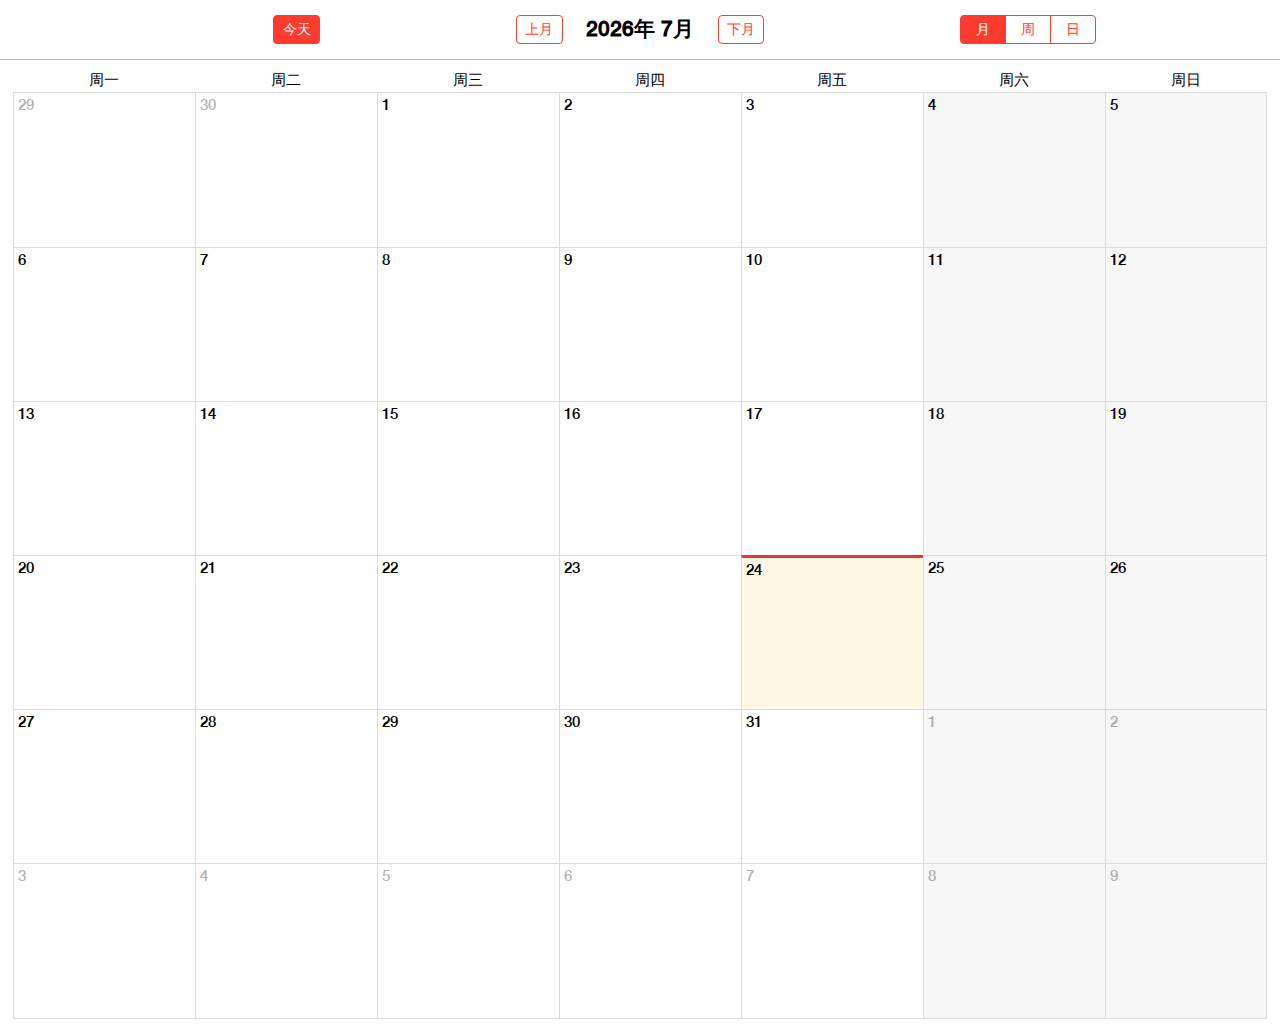
<file: index.html>
<html>
<head>
	<meta charset='utf-8' />
	<link href='/css/main.css' rel='stylesheet' />
	<link href='/css/fullcalendar.css' rel='stylesheet' />
	<link href='/css/fullcalendar.print.css' rel='stylesheet' media='print' />
	<link href='/css/chosen.css' rel='stylesheet' />
	<link href='/css/datepicker.css' rel='stylesheet' />
	<script src='/lib/moment.min.js'></script>
	<script src='/lib/jquery.min.js'></script>
	<script src='/lib/jquery-ui.custom.min.js'></script>
	<script src='/js/fullcalendar.js'></script>
	<script src='/js/zh-cn.js'></script>
	<script src="/js/datepicker.js"></script>
	<script src="/js/datepicker.zh-CN.js"></script>
	<script src="/js/chzn-chosen.js"></script>
	<script src="/js/editPanel.js"></script>
	<script>
		var currentLangCode = 'zh-cn';
		var currentDate = new Date();
			
		$(document).ready(function() {

			// build the language selector's options
			$.each($.fullCalendar.langs, function(langCode) {
				$('#lang-selector').append(
					$('<option/>')
						.attr('value', langCode)
						.prop('selected', langCode == currentLangCode)
						.text(langCode)
				);
			});

			// rerender the calendar when the selected option changes
			$('#lang-selector').on('change', function() {
				if (this.value) {
					currentLangCode = this.value;
					$('#calendar').fullCalendar('destroy');
					renderCalendar();
				}
			});

			function renderCalendar() {
				$('#calendar').fullCalendar({
					header: {
						left: 'today',
						center: 'prev title next',
						right: 'month,agendaWeek,agendaDay'
					},
					lang: currentLangCode,
					isRTL: false,
					selectable: true,
					selectHelper: true,
					weekNumbers: false,
					editable: true,
					firstDay: 1,
					dayClick: function(date, jsEvent, view){
						EventEditPanel({start: date}, jsEvent);
					},
					eventClick: function(calEvent, jsEvent, view){
						EventEditPanel(calEvent, jsEvent);
					},
					viewRender: function(view, element){
						if(view.name == "month"){
							$('#calendarList').remove();
							$('.fc-view').removeClass('fc-agendaDay');
							$('.fc-button.fc-button-prev').text('上月');
							$('.fc-button.fc-button-next').text('下月');
						}else if(view.name == 'agendaWeek'){
							$('#calendarList').remove();
							$('.fc-view').removeClass('fc-agendaDay');
							$('.fc-button.fc-button-prev').text('上周');
							$('.fc-button.fc-button-next').text('下周');
						}else if(view.name == 'agendaDay'){
							var currentSelDate = $('#calendar').fullCalendar('getDate');
							
							if($('#calendarList').length == 0){
								ShowSmallCanlendar(currentSelDate);
							}

							SetSmallCanlendarValue(currentSelDate);
							$('.fc-button.fc-button-prev').text('昨天');
							$('.fc-button.fc-button-next').text('明天');
						}
					},
					events: [
						{
							id: 1,
							title: 'All Day Event',
							people: 'Simon, Jingwen',
							position: 0,
							start: '2014-06-01'
						},
						{
							id: 2,
							title: 'Long Event',
							people: 'Simon, Cici',
							position: 0,
							start: '2014-06-07',
							end: '2014-06-10'
						},
						{
							id: 3,
							title: 'Repeating Event',
							people: 'Simon, Julian',
							position: 1,
							start: '2014-06-09T16:00:00',
							end: '2014-06-09T17:30:00'
						},
						{
							id: 4,
							title: 'Repeating Event',
							people: 'Julian, Cici, Android',
							position: 1,
							start: '2014-06-16T16:00:00'
						},
						{
							id: 5,
							title: 'Meeting',
							people: 'Victory, Android, Nacy, Bob',
							position: 1,
							start: '2014-06-12T10:30:00',
							end: '2014-06-12T12:30:00'
						},
						{
							id: 6,
							title: 'Lunch',
							people: 'Clear, Android, Chun, Juanjo, Stephen',
							position: 2,
							start: '2014-06-12T12:00:00'
						},
						{
							id: 7,
							title: 'Birthday Party',
							people: 'Breanty, Nacy, Juanjo',
							position: 2,
							start: '2014-06-13T07:00:00'
						},
						{
							id: 8,
							title: 'Click for Google',
							people: 'Bill Gates, Nacy, Mark',
							position: 2,
							url: 'http://google.com/',
							start: '2014-06-28'
						}
					]
				});
			}

			renderCalendar();
			
		});

		function ShowSmallCanlendar(defaultData){
			$('.fc-view').addClass('fc-agendaDay');
			var calendarLsit = $('.calendarList').clone();
			
			calendarLsit.attr('id','calendarList')
			.append('<div class="calendar-list-header">'
			+'<div class="currentDayDetail"><div class="cdt-day"></div>'
			+'<div class="cdt-date"></div></div>'
			+'<div class="smallCanlendar"></div><div class="clear"></div></div>')
			.append('<div class="calendar-list-content"></div>');
			
			calendarLsit.insertBefore('.fc-view');
			$('.smallCanlendar').fullCalendar({
				lang: currentLangCode,
				weekNumbers: false,
				firstDay: 1,
				header: false,
				dayClick: function(date, jsEvent, view){
					$('#calendar').fullCalendar('gotoDate',date);
					$('.smallCanlendar').fullCalendar('select', date);
				}
			});
		}
		
		function SetSmallCanlendarValue(currentSelDate){
			$('#calendarList').find('.cdt-day').text(currentSelDate.format('D'));
			$('#calendarList').find('.cdt-date').text(currentSelDate.format('YYYY年M月D日 星期dd'));
			$('.smallCanlendar').fullCalendar('select', currentSelDate, currentSelDate);
		}
		
		function EventEditPanel(curEvent, jsEvent){
			$('body').editPanel('destroy');
			
			var eventStartTime = curEvent.start ? curEvent.start.clone() : new Date();
			
			$('body').editPanel({
				id: curEvent.id,
				title: curEvent.title,
				position: curEvent.position,
				people: curEvent.people,
				start: eventStartTime,
				end: curEvent.end ? curEvent.end.clone() : eventStartTime.clone().add('hours', 1),
				jsEvent: jsEvent,
				submit: function(){
					
				}
			});
		}
		
	</script>
</head>
<body>
	<div id='calendar'></div>
	<div class='calendarList'>
	</div>
</body>
</html>
</file>
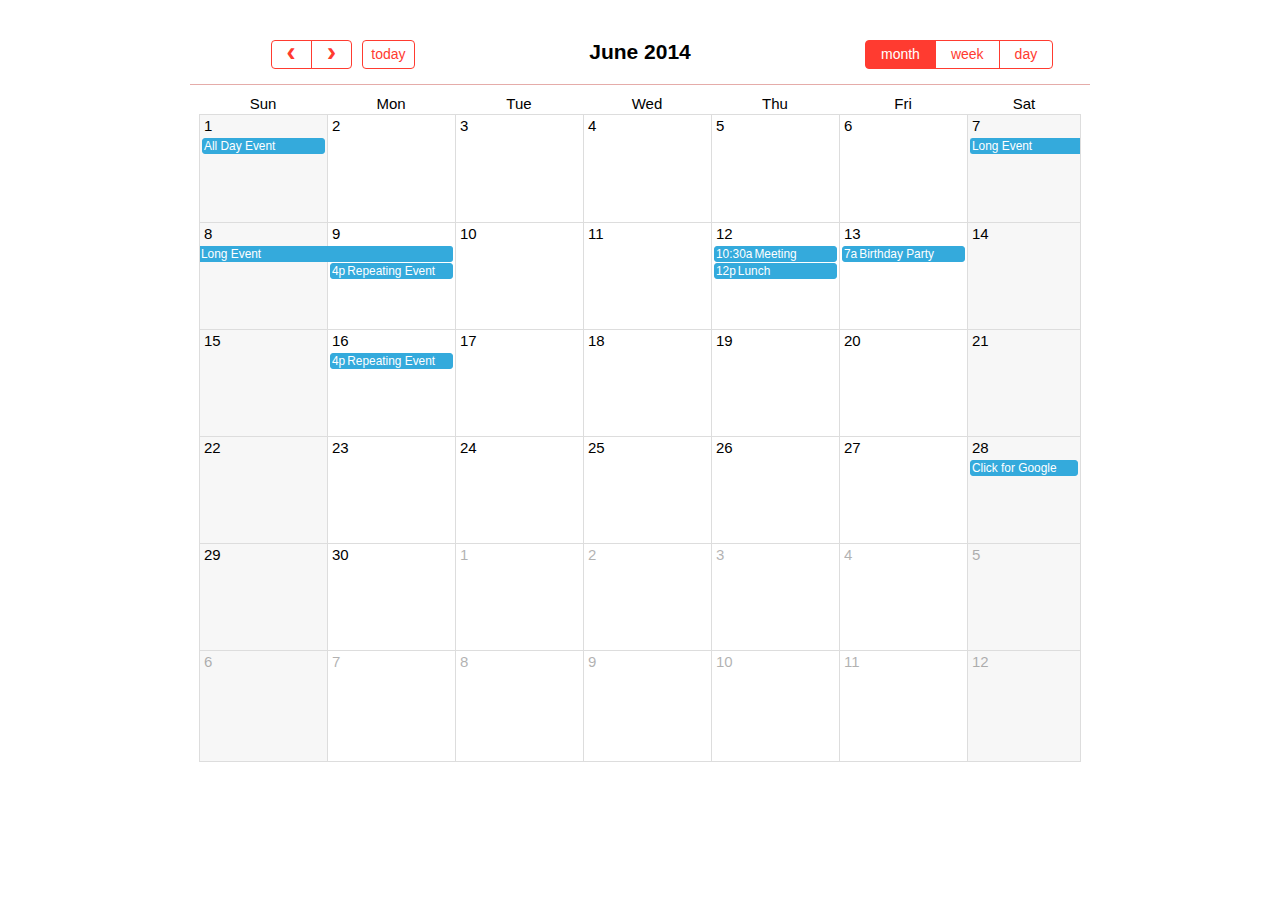
<file: agenda-views.html>
<!DOCTYPE html>
<html>
<head>
<meta charset='utf-8' />
<link href='../fullcalendar.css' rel='stylesheet' />
<link href='../fullcalendar.print.css' rel='stylesheet' media='print' />
<script src='../lib/moment.min.js'></script>
<script src='../lib/jquery.min.js'></script>
<script src='../lib/jquery-ui.custom.min.js'></script>
<script src='../fullcalendar.min.js'></script>
<script>

	$(document).ready(function() {
		
		$('#calendar').fullCalendar({
			header: {
				left: 'prev,next today',
				center: 'title',
				right: 'month,agendaWeek,agendaDay'
			},
			defaultDate: '2014-06-12',
			editable: true,
			events: [
				{
					title: 'All Day Event',
					start: '2014-06-01'
				},
				{
					title: 'Long Event',
					start: '2014-06-07',
					end: '2014-06-10'
				},
				{
					id: 999,
					title: 'Repeating Event',
					start: '2014-06-09T16:00:00'
				},
				{
					id: 999,
					title: 'Repeating Event',
					start: '2014-06-16T16:00:00'
				},
				{
					title: 'Meeting',
					start: '2014-06-12T10:30:00',
					end: '2014-06-12T12:30:00'
				},
				{
					title: 'Lunch',
					start: '2014-06-12T12:00:00'
				},
				{
					title: 'Birthday Party',
					start: '2014-06-13T07:00:00'
				},
				{
					title: 'Click for Google',
					url: 'http://google.com/',
					start: '2014-06-28'
				}
			]
		});
		
	});

</script>
<style>

	body {
		margin: 0;
		padding: 0;
		font-family: "Lucida Grande",Helvetica,Arial,Verdana,sans-serif;
		font-size: 14px;
	}

	#calendar {
		width: 900px;
		margin: 40px auto;
	}

</style>
</head>
<body>

	<div id='calendar'></div>

</body>
</html>
</file>
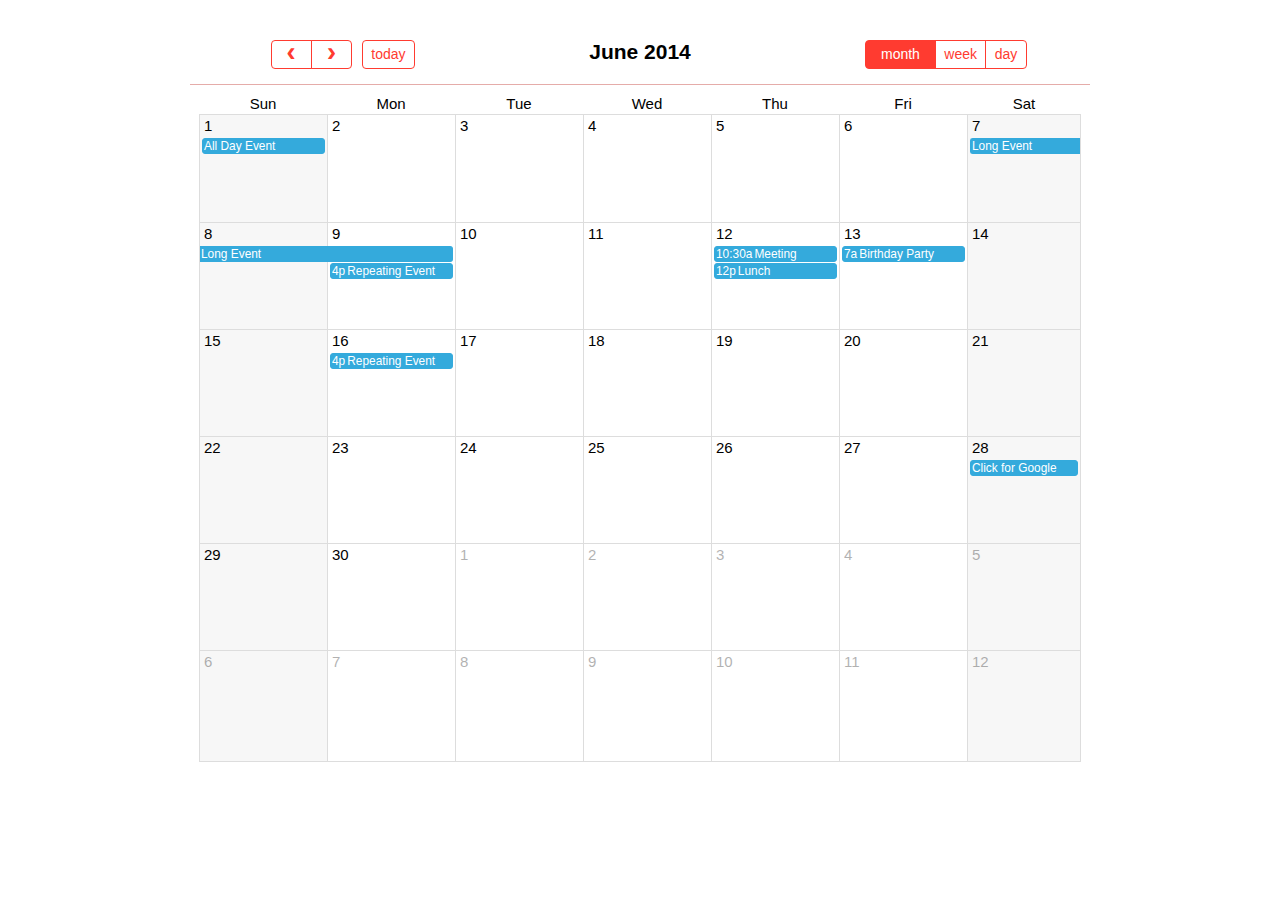
<file: basic-views.html>
<!DOCTYPE html>
<html>
<head>
<meta charset='utf-8' />
<link href='../fullcalendar.css' rel='stylesheet' />
<link href='../fullcalendar.print.css' rel='stylesheet' media='print' />
<script src='../lib/moment.min.js'></script>
<script src='../lib/jquery.min.js'></script>
<script src='../lib/jquery-ui.custom.min.js'></script>
<script src='../fullcalendar.min.js'></script>
<script>

	$(document).ready(function() {
		
		$('#calendar').fullCalendar({
			header: {
				left: 'prev,next today',
				center: 'title',
				right: 'month,basicWeek,basicDay'
			},
			defaultDate: '2014-06-12',
			editable: true,
			events: [
				{
					title: 'All Day Event',
					start: '2014-06-01'
				},
				{
					title: 'Long Event',
					start: '2014-06-07',
					end: '2014-06-10'
				},
				{
					id: 999,
					title: 'Repeating Event',
					start: '2014-06-09T16:00:00'
				},
				{
					id: 999,
					title: 'Repeating Event',
					start: '2014-06-16T16:00:00'
				},
				{
					title: 'Meeting',
					start: '2014-06-12T10:30:00',
					end: '2014-06-12T12:30:00'
				},
				{
					title: 'Lunch',
					start: '2014-06-12T12:00:00'
				},
				{
					title: 'Birthday Party',
					start: '2014-06-13T07:00:00'
				},
				{
					title: 'Click for Google',
					url: 'http://google.com/',
					start: '2014-06-28'
				}
			]
		});
		
	});

</script>
<style>

	body {
		margin: 0;
		padding: 0;
		font-family: "Lucida Grande",Helvetica,Arial,Verdana,sans-serif;
		font-size: 14px;
	}

	#calendar {
		width: 900px;
		margin: 40px auto;
	}

</style>
</head>
<body>

	<div id='calendar'></div>

</body>
</html>
</file>
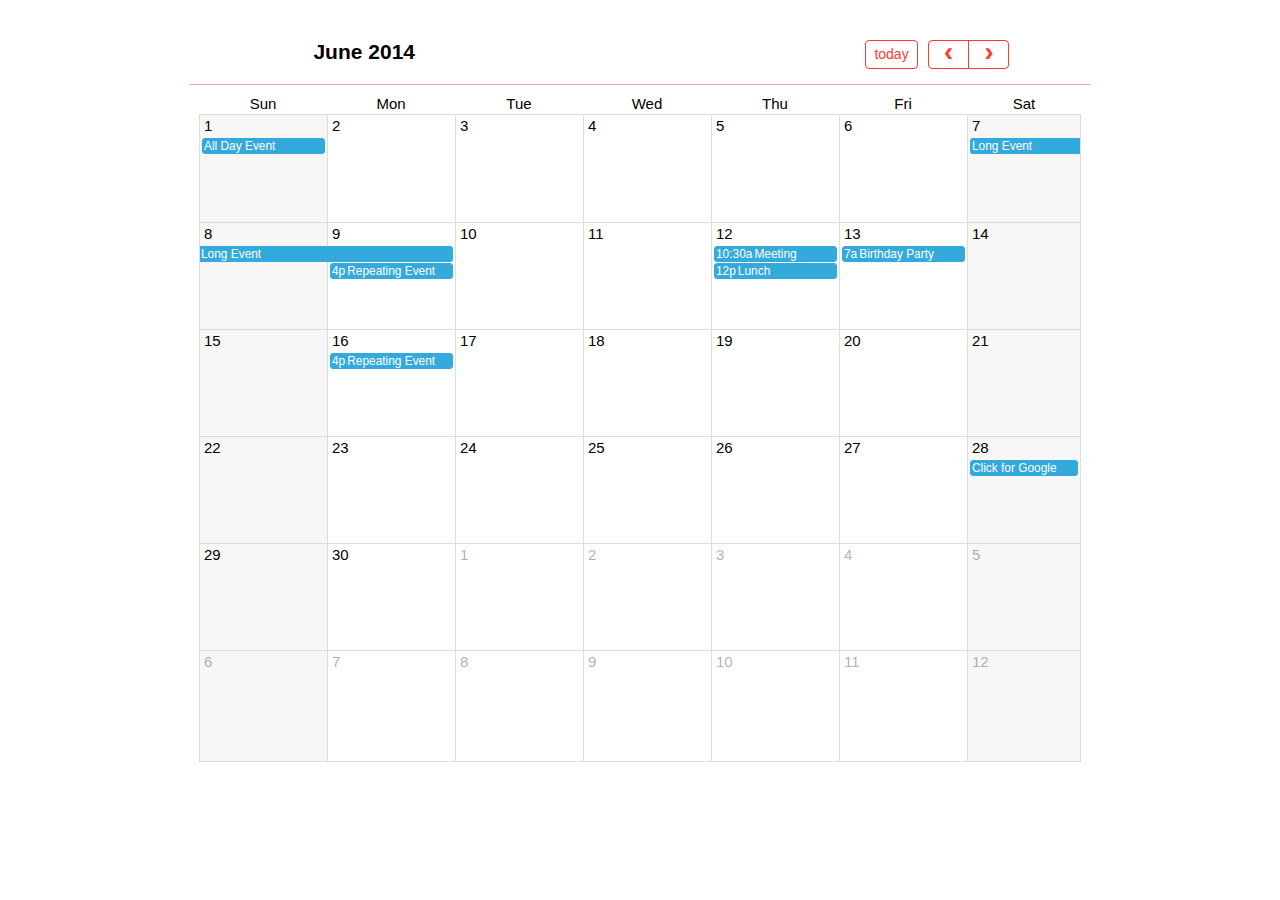
<file: default.html>
<!DOCTYPE html>
<html>
<head>
<meta charset='utf-8' />
<link href='../fullcalendar.css' rel='stylesheet' />
<link href='../fullcalendar.print.css' rel='stylesheet' media='print' />
<script src='../lib/moment.min.js'></script>
<script src='../lib/jquery.min.js'></script>
<script src='../lib/jquery-ui.custom.min.js'></script>
<script src='../fullcalendar.min.js'></script>
<script>

	$(document).ready(function() {

		$('#calendar').fullCalendar({
			defaultDate: '2014-06-12',
			editable: true,
			events: [
				{
					title: 'All Day Event',
					start: '2014-06-01'
				},
				{
					title: 'Long Event',
					start: '2014-06-07',
					end: '2014-06-10'
				},
				{
					id: 999,
					title: 'Repeating Event',
					start: '2014-06-09T16:00:00'
				},
				{
					id: 999,
					title: 'Repeating Event',
					start: '2014-06-16T16:00:00'
				},
				{
					title: 'Meeting',
					start: '2014-06-12T10:30:00',
					end: '2014-06-12T12:30:00'
				},
				{
					title: 'Lunch',
					start: '2014-06-12T12:00:00'
				},
				{
					title: 'Birthday Party',
					start: '2014-06-13T07:00:00'
				},
				{
					title: 'Click for Google',
					url: 'http://google.com/',
					start: '2014-06-28'
				}
			]
		});
		
	});

</script>
<style>

	body {
		margin: 0;
		padding: 0;
		font-family: "Lucida Grande",Helvetica,Arial,Verdana,sans-serif;
		font-size: 14px;
	}

	#calendar {
		width: 900px;
		margin: 40px auto;
	}

</style>
</head>
<body>

	<div id='calendar'></div>

</body>
</html>
</file>
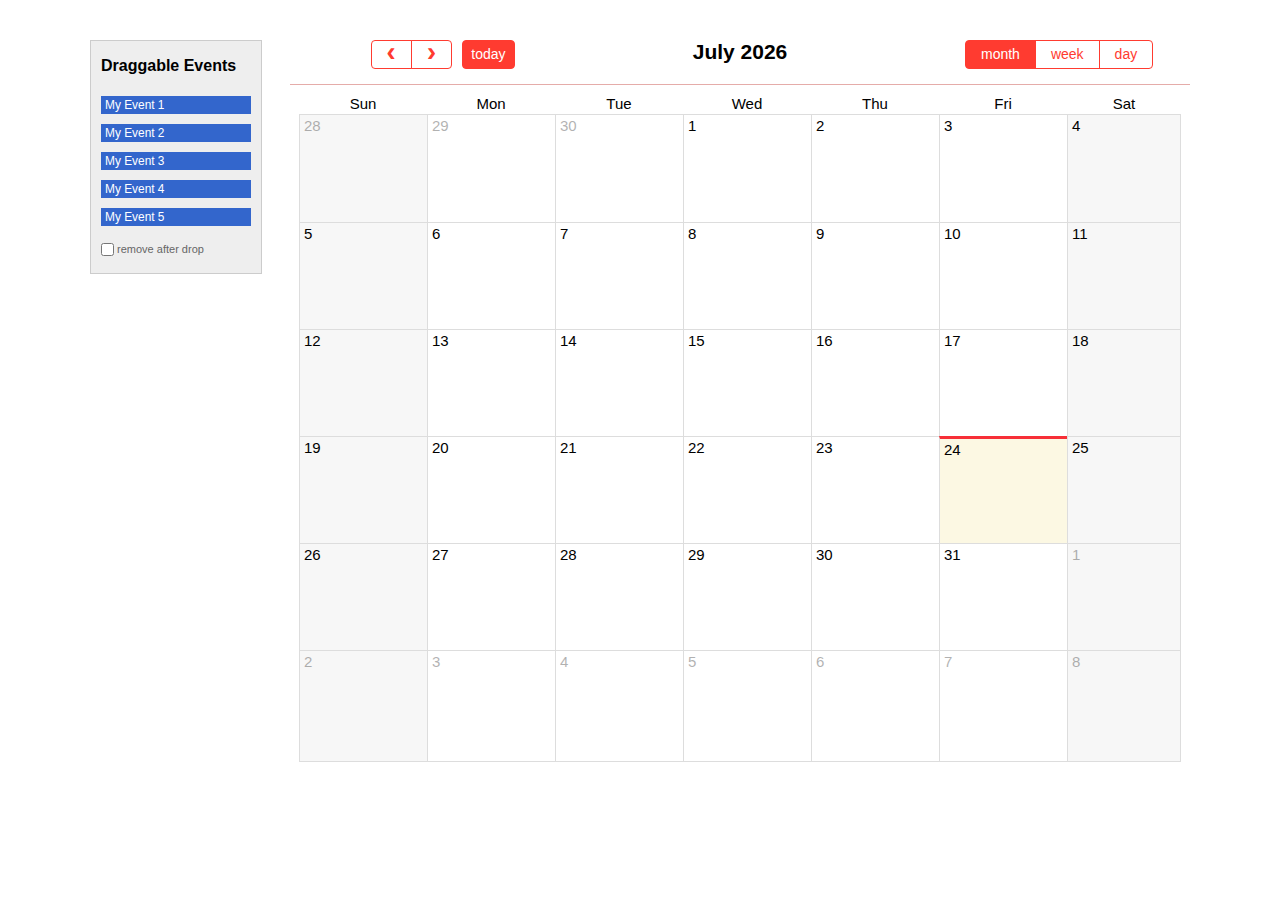
<file: external-dragging.html>
<!DOCTYPE html>
<html>
<head>
<meta charset='utf-8' />
<link href='../fullcalendar.css' rel='stylesheet' />
<link href='../fullcalendar.print.css' rel='stylesheet' media='print' />
<script src='../lib/moment.min.js'></script>
<script src='../lib/jquery.min.js'></script>
<script src='../lib/jquery-ui.custom.min.js'></script>
<script src='../fullcalendar.min.js'></script>
<script>

	$(document).ready(function() {
	
	
		/* initialize the external events
		-----------------------------------------------------------------*/
	
		$('#external-events div.external-event').each(function() {
		
			// create an Event Object (http://arshaw.com/fullcalendar/docs/event_data/Event_Object/)
			// it doesn't need to have a start or end
			var eventObject = {
				title: $.trim($(this).text()) // use the element's text as the event title
			};
			
			// store the Event Object in the DOM element so we can get to it later
			$(this).data('eventObject', eventObject);
			
			// make the event draggable using jQuery UI
			$(this).draggable({
				zIndex: 999,
				revert: true,      // will cause the event to go back to its
				revertDuration: 0  //  original position after the drag
			});
			
		});
	
	
		/* initialize the calendar
		-----------------------------------------------------------------*/
		
		$('#calendar').fullCalendar({
			header: {
				left: 'prev,next today',
				center: 'title',
				right: 'month,agendaWeek,agendaDay'
			},
			editable: true,
			droppable: true, // this allows things to be dropped onto the calendar !!!
			drop: function(date) { // this function is called when something is dropped
			
				// retrieve the dropped element's stored Event Object
				var originalEventObject = $(this).data('eventObject');
				
				// we need to copy it, so that multiple events don't have a reference to the same object
				var copiedEventObject = $.extend({}, originalEventObject);
				
				// assign it the date that was reported
				copiedEventObject.start = date;
				
				// render the event on the calendar
				// the last `true` argument determines if the event "sticks" (http://arshaw.com/fullcalendar/docs/event_rendering/renderEvent/)
				$('#calendar').fullCalendar('renderEvent', copiedEventObject, true);
				
				// is the "remove after drop" checkbox checked?
				if ($('#drop-remove').is(':checked')) {
					// if so, remove the element from the "Draggable Events" list
					$(this).remove();
				}
				
			}
		});
		
		
	});

</script>
<style>

	body {
		margin-top: 40px;
		text-align: center;
		font-size: 14px;
		font-family: "Lucida Grande",Helvetica,Arial,Verdana,sans-serif;
	}
		
	#wrap {
		width: 1100px;
		margin: 0 auto;
	}
		
	#external-events {
		float: left;
		width: 150px;
		padding: 0 10px;
		border: 1px solid #ccc;
		background: #eee;
		text-align: left;
	}
		
	#external-events h4 {
		font-size: 16px;
		margin-top: 0;
		padding-top: 1em;
	}
		
	.external-event { /* try to mimick the look of a real event */
		margin: 10px 0;
		padding: 2px 4px;
		background: #3366CC;
		color: #fff;
		font-size: .85em;
		cursor: pointer;
	}
		
	#external-events p {
		margin: 1.5em 0;
		font-size: 11px;
		color: #666;
	}
		
	#external-events p input {
		margin: 0;
		vertical-align: middle;
	}

	#calendar {
		float: right;
		width: 900px;
	}

</style>
</head>
<body>
	<div id='wrap'>

		<div id='external-events'>
			<h4>Draggable Events</h4>
			<div class='external-event'>My Event 1</div>
			<div class='external-event'>My Event 2</div>
			<div class='external-event'>My Event 3</div>
			<div class='external-event'>My Event 4</div>
			<div class='external-event'>My Event 5</div>
			<p>
				<input type='checkbox' id='drop-remove' />
				<label for='drop-remove'>remove after drop</label>
			</p>
		</div>

		<div id='calendar'></div>

		<div style='clear:both'></div>

	</div>
</body>
</html>
</file>
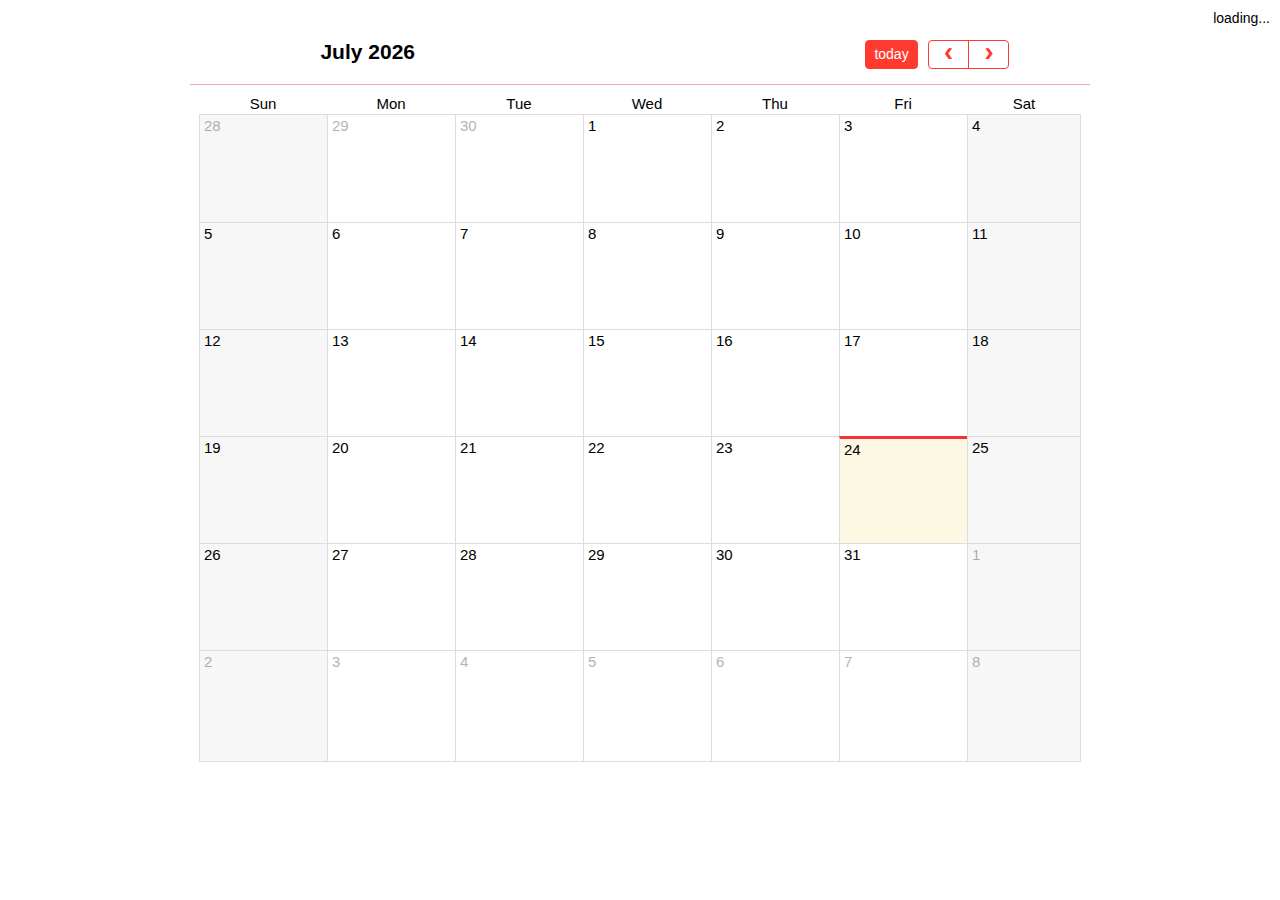
<file: gcal.html>
<!DOCTYPE html>
<html>
<head>
<meta charset='utf-8' />
<link href='../fullcalendar.css' rel='stylesheet' />
<link href='../fullcalendar.print.css' rel='stylesheet' media='print' />
<script src='../lib/moment.min.js'></script>
<script src='../lib/jquery.min.js'></script>
<script src='../fullcalendar.min.js'></script>
<script src='../gcal.js'></script>
<script>

	$(document).ready(function() {
	
		$('#calendar').fullCalendar({
		
			// US Holidays
			events: 'http://www.google.com/calendar/feeds/usa__en%40holiday.calendar.google.com/public/basic',
			
			eventClick: function(event) {
				// opens events in a popup window
				window.open(event.url, 'gcalevent', 'width=700,height=600');
				return false;
			},
			
			loading: function(bool) {
				$('#loading').toggle(bool);
			}
			
		});
		
	});

</script>
<style>

	body {
		margin: 0;
		padding: 0;
		font-family: "Lucida Grande",Helvetica,Arial,Verdana,sans-serif;
		font-size: 14px;
	}
		
	#loading {
		display: none;
		position: absolute;
		top: 10px;
		right: 10px;
	}

	#calendar {
		width: 900px;
		margin: 40px auto;
	}

</style>
</head>
<body>

	<div id='loading'>loading...</div>

	<div id='calendar'></div>

</body>
</html>
</file>
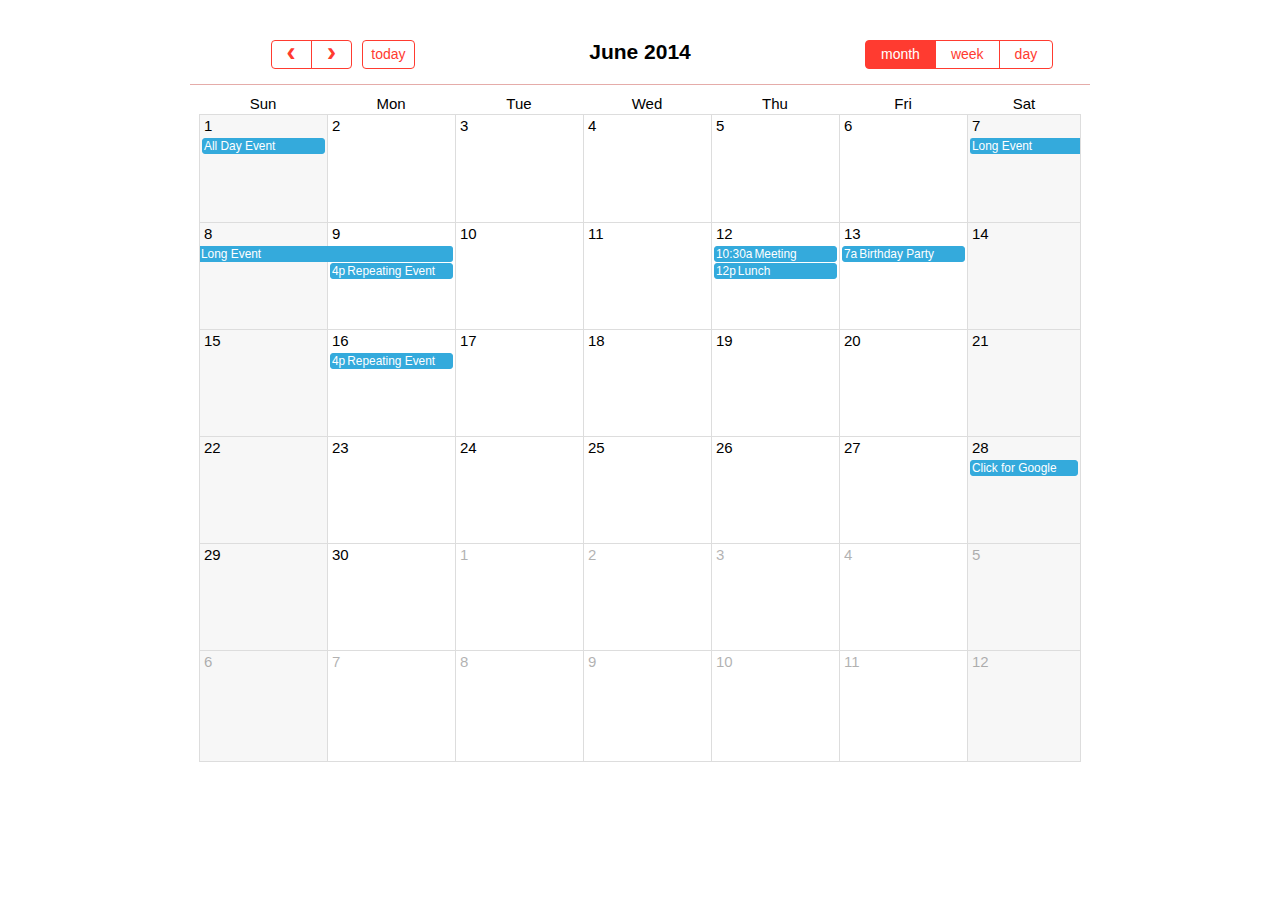
<file: selectable.html>
<!DOCTYPE html>
<html>
<head>
<meta charset='utf-8' />
<link href='../fullcalendar.css' rel='stylesheet' />
<link href='../fullcalendar.print.css' rel='stylesheet' media='print' />
<script src='../lib/moment.min.js'></script>
<script src='../lib/jquery.min.js'></script>
<script src='../lib/jquery-ui.custom.min.js'></script>
<script src='../fullcalendar.min.js'></script>
<script>

	$(document).ready(function() {
		
		$('#calendar').fullCalendar({
			header: {
				left: 'prev,next today',
				center: 'title',
				right: 'month,agendaWeek,agendaDay'
			},
			defaultDate: '2014-06-12',
			selectable: true,
			selectHelper: true,
			select: function(start, end) {
				var title = prompt('Event Title:');
				var eventData;
				if (title) {
					eventData = {
						title: title,
						start: start,
						end: end
					};
					$('#calendar').fullCalendar('renderEvent', eventData, true); // stick? = true
				}
				$('#calendar').fullCalendar('unselect');
			},
			editable: true,
			events: [
				{
					title: 'All Day Event',
					start: '2014-06-01'
				},
				{
					title: 'Long Event',
					start: '2014-06-07',
					end: '2014-06-10'
				},
				{
					id: 999,
					title: 'Repeating Event',
					start: '2014-06-09T16:00:00'
				},
				{
					id: 999,
					title: 'Repeating Event',
					start: '2014-06-16T16:00:00'
				},
				{
					title: 'Meeting',
					start: '2014-06-12T10:30:00',
					end: '2014-06-12T12:30:00'
				},
				{
					title: 'Lunch',
					start: '2014-06-12T12:00:00'
				},
				{
					title: 'Birthday Party',
					start: '2014-06-13T07:00:00'
				},
				{
					title: 'Click for Google',
					url: 'http://google.com/',
					start: '2014-06-28'
				}
			]
		});
		
	});

</script>
<style>

	body {
		margin: 0;
		padding: 0;
		font-family: "Lucida Grande",Helvetica,Arial,Verdana,sans-serif;
		font-size: 14px;
	}

	#calendar {
		width: 900px;
		margin: 40px auto;
	}

</style>
</head>
<body>

	<div id='calendar'></div>

</body>
</html>
</file>
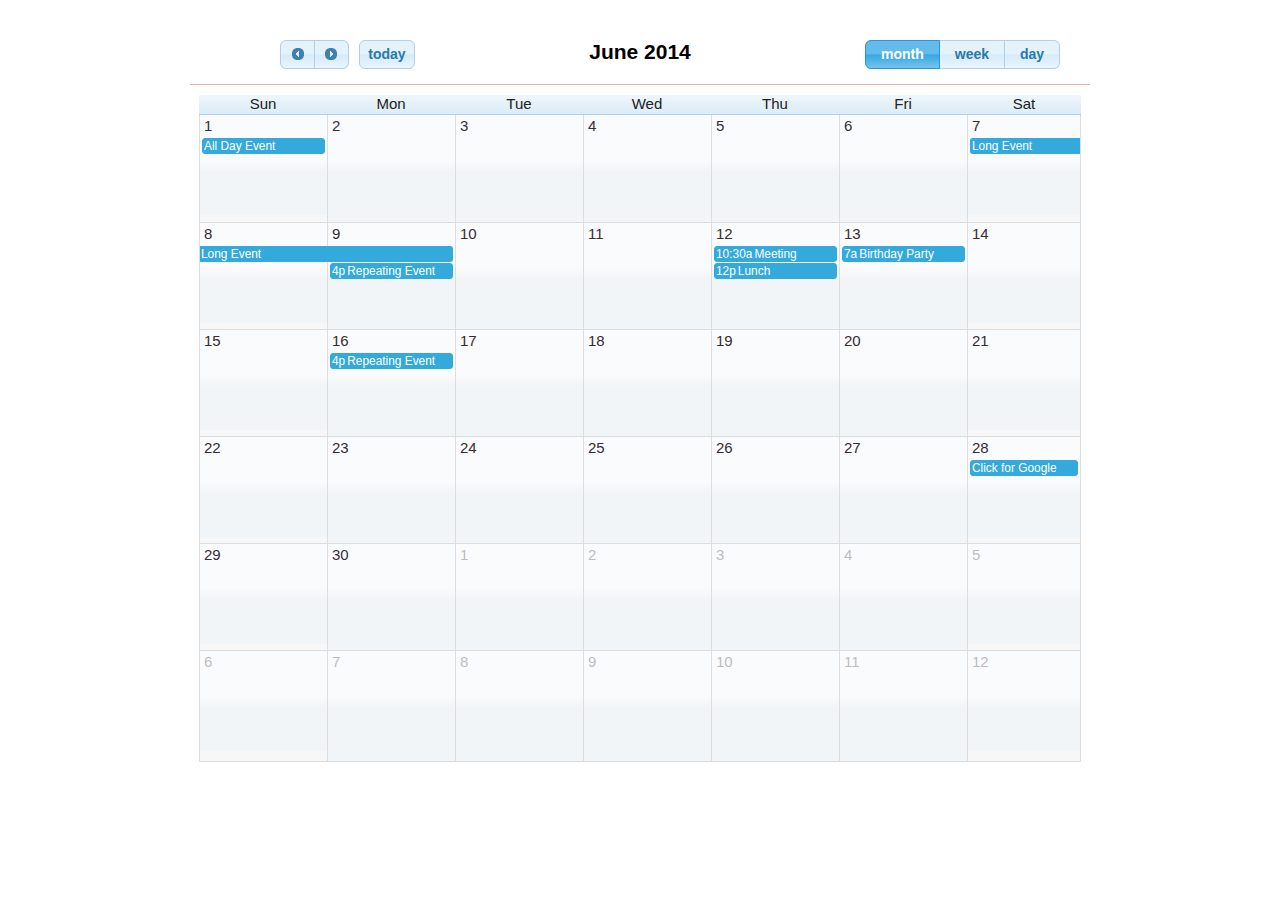
<file: theme.html>
<!DOCTYPE html>
<html>
<head>
<meta charset='utf-8' />
<link rel='stylesheet' href='../lib/cupertino/jquery-ui.min.css' />
<link href='../fullcalendar.css' rel='stylesheet' />
<link href='../fullcalendar.print.css' rel='stylesheet' media='print' />
<script src='../lib/moment.min.js'></script>
<script src='../lib/jquery.min.js'></script>
<script src='../lib/jquery-ui.custom.min.js'></script>
<script src='../fullcalendar.min.js'></script>
<script>

	$(document).ready(function() {

		$('#calendar').fullCalendar({
			theme: true,
			header: {
				left: 'prev,next today',
				center: 'title',
				right: 'month,agendaWeek,agendaDay'
			},
			defaultDate: '2014-06-12',
			editable: true,
			events: [
				{
					title: 'All Day Event',
					start: '2014-06-01'
				},
				{
					title: 'Long Event',
					start: '2014-06-07',
					end: '2014-06-10'
				},
				{
					id: 999,
					title: 'Repeating Event',
					start: '2014-06-09T16:00:00'
				},
				{
					id: 999,
					title: 'Repeating Event',
					start: '2014-06-16T16:00:00'
				},
				{
					title: 'Meeting',
					start: '2014-06-12T10:30:00',
					end: '2014-06-12T12:30:00'
				},
				{
					title: 'Lunch',
					start: '2014-06-12T12:00:00'
				},
				{
					title: 'Birthday Party',
					start: '2014-06-13T07:00:00'
				},
				{
					title: 'Click for Google',
					url: 'http://google.com/',
					start: '2014-06-28'
				}
			]
		});
		
	});

</script>
<style>

	body {
		margin: 0;
		padding: 0;
		font-family: "Lucida Grande",Helvetica,Arial,Verdana,sans-serif;
		font-size: 14px;
	}

	#calendar {
		width: 900px;
		margin: 40px auto;
	}

</style>
</head>
<body>

	<div id='calendar'></div>

</body>
</html>
</file>
<file: css/main.css>
@font-face{font-family:'Helvetica Neue';src:local("Helvetica Neue Light"),local("HelveticaNeue-Light"),url("../fonts/HelveticaNeue-Light.ttf") format("truetype"),url("../fonts/HelveticaNeue-Light.woff") format("woff");font-weight:300}@font-face{font-family:'Helvetica Neue';src:local("Helvetica Neue Medium"),local("HelveticaNeue-Medium"),url("../fonts/HelveticaNeue-Medium.ttf") format("truetype"),url("../fonts/HelveticaNeue-Medium.woff") format("woff");font-weight:500}@font-face{font-family:'Helvetica Neue XP';src:url("../fonts/HelveticaNeue-Light.svg#HelveticaNeue-Light") format("svg"),url("../fonts/HelveticaNeue-Light.woff") format("woff");font-weight:300}@font-face{font-family:'Helvetica Neue XP';src:url("../fonts/HelveticaNeue-Medium.svg#HelveticaNeue-Medium") format("svg"),url("../fonts/HelveticaNeue-Medium.woff") format("woff");font-weight:500}html{-ms-content-zooming:none}

body {
	margin: 0;
	padding: 0;
	font-family: "Helvetica Neue", 'Microsoft Yahei', "Lucida Grande",Helvetica,Arial,Verdana,sans-serif;
	font-size: 14px;
}
input{
	font-family: "Helvetica Neue", 'Microsoft Yahei', "Lucida Grande",Helvetica,Arial,Verdana,sans-serif;
}

#top {
	background: #eee;
	border-bottom: 1px solid #ddd;
	padding: 0 10px;
	line-height: 40px;
	font-size: 12px;
}

.clear{ clear:both}

#calendar {
	margin: 15px auto;
}

#calendarList{ float:left; width:45%; margin-left:20px; position:relative;min-width:450px}
#calendarList .currentDayDetail{ position:absolute; bottom:5px}
.smallCanlendar{ width:220px; margin-left:10px; float:right;}
.calendar-list-header{ border-bottom:3px solid #E5E5E5; padding-bottom:5px}
.calendar-list-header .cdt-day{ font-size:130px}
.calendar-list-header .cdt-date{ font-size:19px}
.smallCanlendar .fc-content{border-top:none; margin-top:0}
.smallCanlendar .fc-border-separate tr th{font-size:11px;}
.smallCanlendar .fc-border-separate tr td{ padding:3px; text-align:center; cursor:pointer; }
.smallCanlendar .fc-grid .fc-day-number{padding:0; float:none;font-size:15px; font-weight:500;}
.smallCanlendar .fc-border-separate tr td:hover{ background-color:#EBF8FB}
.smallCanlendar .fc-state-highlight{border-top-color:#ddd;border-top-width:1px!important; color:#F72F37; background:none;}

#editPanel{ width:350px; position: absolute; padding:15px; border:1px solid #E5E5E5; z-index:100; background:white; border-radius:5px; left:50px;top:50px}
.ep-dt{ padding:5px 0}
.ep-input{ border:1px solid #D9D9D9; height:25px; line-height:21px; padding:2px 3px 2px 5px; border-radius:2px; color:#1A1A1A;box-shadow: 0px 1px 1px #FAFAFA; font-size:15px; font-weight:300; width:290px;}
.ep-input.ep-title{ height:30px; line-height:26px; width:100%; font-size:21px;color:#34AADC}
.ep-tip{display:inline-block; width:50px; text-align:right; padding-right:3px; font-size:11px; color:#9E9E9E}
.ep-input.ep-date{ width:100px}
.ep-input.ep-time{ width:60px}
.ep-select{height:25px;border:1px solid #D9D9D9;}
.ep-select.ep-select-pos{width:150px}
.ep-select.ep-select-time{width:70px}
.ep-action{float:right;color:#167EFB; cursor:pointer}
.ep-action.ep-action-del{float:left; color:#FF3B30}
.ep-action.ep-action-sp{margin:0 15px; color:#DAD9D4}
.clear{clear:both}
</file>
<file: css/fullcalendar.css>
/*!
 * FullCalendar v2.0.0 Stylesheet
 * Docs & License: http://arshaw.com/fullcalendar/
 * (c) 2013 Adam Shaw
 */
.fc {
	direction: ltr;
	text-align: left;
	}
	
.fc table {
	border-collapse: collapse;
	border-spacing: 0;
	}
	
html .fc,
.fc table {
	font-size: 1em;
	}
	
.fc td,
.fc th {
	padding: 0;
	vertical-align: top;
	}



/* Header
------------------------------------------------------------------------*/
.fc-header{
	width:100%;
}
.fc-header td {
	white-space: nowrap;
	}

.fc-header-left {
	width: 25%;
	text-align: right;
	}
	
.fc-header-center {
	text-align: center;
	}
	
.fc-header-right {
	width: 25%;
	text-align: left;
	}
	
.fc-header-title {
	display: inline-block;
	vertical-align: top;
	min-width:135px
	}
	
.fc-header-title h2 {
	margin-top: 0;
	margin-bottom:0;
	white-space: nowrap;
	font-weight: 600;
	font-size: 21px;
	-webkit-font-smoothing: antialiased;
	}
	
.fc .fc-header-space {
	padding-left: 10px;
	}
	
.fc-header .fc-button {
	vertical-align: top;
	}
	
/* buttons edges butting together */

.fc-header .fc-button {
	margin-right: -1px;
	}
	
.fc-header .fc-corner-right,  /* non-theme */
.fc-header .ui-corner-right { /* theme */
	margin-right: 0; /* back to normal */
	}
	
/* button layering (for border precedence) */
	
.fc-header .fc-state-hover,
.fc-header .ui-state-hover {
	z-index: 2;
	}
	
.fc-header .fc-state-down {
	z-index: 3;
	}

.fc-header .fc-state-active,
.fc-header .ui-state-active {
	z-index: 4;
	}
	
	
	
/* Content
------------------------------------------------------------------------*/
	
.fc-content {
	position: relative;
	z-index: 1; /* scopes all other z-index's to be inside this container */
	clear: both;
	zoom: 1; /* for IE7, gives accurate coordinates for [un]freezeContentHeight */
	border-top:1px solid #E5ACA9;
	margin-top:15px;
	}
	
.fc-view {
	position: relative;
	width: 98%;
	overflow: hidden;
	margin:10px auto 0 auto;
	}
.fc-agendaDay{
	width:50%;
	margin-left:auto;
	margin-right:10px;
	float:right;
}
	
	

/* Cell Styles
------------------------------------------------------------------------*/

.fc-widget-header,    /* <th>, usually */
.fc-widget-content {  /* <td>, usually */
	border: 1px solid #ddd;
	}
	
.fc-state-highlight { /* <td> today cell */ /* TODO: add .fc-today to <th> */
	background: #fcf8e3;
	border-top-color:#F72F37;
	border-top-width:3px!important;
	}
	
.fc-cell-overlay { /* semi-transparent rectangle while dragging */
	background: #bce8f1;
	opacity: .3;
	filter: alpha(opacity=30); /* for IE */
	}
	


/* Buttons
------------------------------------------------------------------------*/

.fc-button {
	position: relative;
	display: inline-block;
	padding: 0 .6em;
	overflow: hidden;
	height: 1.9em;
	line-height: 1.9em;
	white-space: nowrap;
	cursor: pointer;
	}
	
.fc-state-default { /* non-theme */
	border: 1px solid;
	}

.fc-state-default.fc-corner-left { /* non-theme */
	border-top-left-radius: 4px;
	border-bottom-left-radius: 4px;
	}

.fc-state-default.fc-corner-right { /* non-theme */
	border-top-right-radius: 4px;
	border-bottom-right-radius: 4px;
	}

/*
	Our default prev/next buttons use HTML entities like &lsaquo; &rsaquo; &laquo; &raquo;
	and we'll try to make them look good cross-browser.
*/

.fc-button .fc-icon {
	margin: 0 .1em;
	font-size: 2em;
	font-family: "Courier New", Courier, monospace;
	vertical-align: baseline; /* for IE7 */
	}

.fc-icon-left-single-arrow:after {
	content: "\02039";
	font-weight: bold;
	}

.fc-icon-right-single-arrow:after {
	content: "\0203A";
	font-weight: bold;
	}

.fc-icon-left-double-arrow:after {
	content: "\000AB";
	}

.fc-icon-right-double-arrow:after {
	content: "\000BB";
	}
	
/* icon (for jquery ui) */

.fc-button .ui-icon {
	position: relative;
	top: 50%;
	float: left;
	margin-top: -8px; /* we know jqui icons are always 16px tall */
	}
	
.fc-button.fc-button-month,
.fc-button.fc-button-agendaWeek,
.fc-button.fc-button-agendaDay{
		padding:0 15px;
	}
/*
  button states
  borrowed from twitter bootstrap (http://twitter.github.com/bootstrap/)
*/

.fc-state-default {
	/*background-color: #f5f5f5;
	background-image: -moz-linear-gradient(top, #ffffff, #e6e6e6);
	background-image: -webkit-gradient(linear, 0 0, 0 100%, from(#ffffff), to(#e6e6e6));
	background-image: -webkit-linear-gradient(top, #ffffff, #e6e6e6);
	background-image: -o-linear-gradient(top, #ffffff, #e6e6e6);
	background-image: linear-gradient(to bottom, #ffffff, #e6e6e6);*/
	background-repeat: repeat-x;
	border-color: #FF3B30;
	/*border-color: rgba(0, 0, 0, 0.1) rgba(0, 0, 0, 0.1) rgba(0, 0, 0, 0.25);*/
	color: #FF3B30;
	/*text-shadow: 0 1px 1px rgba(255, 255, 255, 0.75);
	box-shadow: inset 0 1px 0 rgba(255, 255, 255, 0.2), 0 1px 2px rgba(0, 0, 0, 0.05);*/
	}

.fc-state-down,
.fc-state-active,
.fc-state-disabled {
	color: white;
	background-color: #FF3B30;
	}

.fc-state-hover {
	/*color: white;
	background-color: #F9746D;
	background-position: 0 -15px;
	-webkit-transition: background-position 0.1s linear;
	   -moz-transition: background-position 0.1s linear;
	     -o-transition: background-position 0.1s linear;
	        transition: background-position 0.1s linear;*/
	}

.fc-state-down,
.fc-state-active {
	background-color: #FF3B30;
	background-image: none;
	outline: 0;
	/*box-shadow: inset 0 2px 4px rgba(0, 0, 0, 0.15), 0 1px 2px rgba(0, 0, 0, 0.05);*/
	}

.fc-state-disabled {
	cursor: default;
	background-image: none;
	/*opacity: 0.65;
	filter: alpha(opacity=65);
	box-shadow: none;*/
	}

	

/* Global Event Styles
------------------------------------------------------------------------*/

.fc-event-container > * {
	z-index: 8;
	}

.fc-event-container > .ui-draggable-dragging,
.fc-event-container > .ui-resizable-resizing {
	z-index: 9;
	}
	 
.fc-event {
	border: 1px solid #34AADC; /* default BORDER color */
	background-color: #34AADC; /* default BACKGROUND color */
	color: #fff;               /* default TEXT color */
	font-size: .85em;
	cursor: default;
	}

a.fc-event {
	text-decoration: none;
	}
	
a.fc-event,
.fc-event-draggable {
	cursor: pointer;
	}
	
.fc-rtl .fc-event {
	text-align: right;
	}

.fc-event-inner {
	width: 100%;
	height: 100%;
	overflow: hidden;
	}
	
.fc-event-time,
.fc-event-title {
	padding: 0 1px;
	}
	
.fc .ui-resizable-handle {
	display: block;
	position: absolute;
	z-index: 99999;
	overflow: hidden; /* hacky spaces (IE6/7) */
	font-size: 300%;  /* */
	line-height: 50%; /* */
	}
	
	
	
/* Horizontal Events
------------------------------------------------------------------------*/

.fc-event-hori {
	border-width: 1px 0;
	margin-bottom: 1px;
	}

.fc-ltr .fc-event-hori.fc-event-start,
.fc-rtl .fc-event-hori.fc-event-end {
	border-left-width: 1px;
	border-top-left-radius: 3px;
	border-bottom-left-radius: 3px;
	}

.fc-ltr .fc-event-hori.fc-event-end,
.fc-rtl .fc-event-hori.fc-event-start {
	border-right-width: 1px;
	border-top-right-radius: 3px;
	border-bottom-right-radius: 3px;
	}
	
/* resizable */
	
.fc-event-hori .ui-resizable-e {
	top: 0           !important; /* importants override pre jquery ui 1.7 styles */
	right: -3px      !important;
	width: 7px       !important;
	height: 100%     !important;
	cursor: e-resize;
	}
	
.fc-event-hori .ui-resizable-w {
	top: 0           !important;
	left: -3px       !important;
	width: 7px       !important;
	height: 100%     !important;
	cursor: w-resize;
	}
	
.fc-event-hori .ui-resizable-handle {
	_padding-bottom: 14px; /* IE6 had 0 height */
	}
	
	
	
/* Reusable Separate-border Table
------------------------------------------------------------*/

table.fc-border-separate {
	border-collapse: separate;
	}
	
.fc-border-separate td {
	border-width: 1px 0 0 1px;
	}
	
.fc-border-separate td.fc-last {
	border-right-width: 1px;
	}
	
.fc-border-separate tr.fc-last td {
	border-bottom-width: 1px;
	}
	
.fc-border-separate tbody tr.fc-first td {
	border-top-width: 0;
	}
	
.fc-border-separate tr th{
	border-width:0 0 1px 0;
	padding-bottom:2px;
	font-size:15px;
	font-weight:normal
	}
	
	

/* Month View, Basic Week View, Basic Day View
------------------------------------------------------------------------*/

.fc-grid th {
	text-align: center;
	}

.fc .fc-week-number {
	width: 22px;
	text-align: center;
	}

.fc .fc-week-number div {
	padding: 0 2px;
	}
	
.fc-grid .fc-day-number {
	float: left;
	padding: 2px 4px;
	font-size:15px
	}
.fc-grid .fc-day.fc-sat,
.fc-grid .fc-day.fc-sun{
	background-color:#F7F7F7
	}	
	
.fc-grid .fc-other-month .fc-day-number {
	opacity: 0.3;
	filter: alpha(opacity=30); /* for IE */
	/* opacity with small font can sometimes look too faded
	   might want to set the 'color' property instead
	   making day-numbers bold also fixes the problem */
	}
	
.fc-grid .fc-day-content {
	clear: both;
	padding: 2px 2px 1px; /* distance between events and day edges */
	}
	
/* event styles */
	
.fc-grid .fc-event-time {
	font-weight: 500;
	}
	
/* right-to-left */
	
.fc-rtl .fc-grid .fc-day-number {
	float: left;
	}
	
.fc-rtl .fc-grid .fc-event-time {
	float: right;
	}
	
	

/* Agenda Week View, Agenda Day View
------------------------------------------------------------------------*/

.fc-agenda table {
	border-collapse: separate;
	}
	
.fc-agenda-days th {
	text-align: center;
	}
	
.fc-agenda .fc-agenda-axis {
	width: 50px;
	padding: 0 4px;
	vertical-align: middle;
	text-align: right;
	font-weight: normal;
	}

.fc-agenda-slots .fc-agenda-axis {
	white-space: nowrap;
	}

.fc-agenda .fc-week-number {
	font-weight: bold;
	}
	
.fc-agenda .fc-day-content {
	padding: 2px 2px 1px;
	}
	
/* make axis border take precedence */
	
.fc-agenda-days .fc-agenda-axis {
	border-right-width: 1px;
	}
	
.fc-agenda-days .fc-col0 {
	border-left-width: 0;
	}
	
/* all-day area */
	
.fc-agenda-allday th {
	border-width: 0 1px;
	}
	
.fc-agenda-allday .fc-day-content {
	min-height: 34px; /* TODO: doesnt work well in quirksmode */
	_height: 34px;
	}
	
/* divider (between all-day and slots) */
	
.fc-agenda-divider-inner {
	height: 2px;
	overflow: hidden;
	}
	
.fc-widget-header .fc-agenda-divider-inner {
	background: #eee;
	}
	
/* slot rows */
	
.fc-agenda-slots th {
	border-width: 1px 1px 0;
	}
	
.fc-agenda-slots td {
	border-width: 1px 0 0;
	background: none;
	}
	
.fc-agenda-slots td div {
	height: 20px;
	}
	
.fc-agenda-slots tr.fc-slot0 th,
.fc-agenda-slots tr.fc-slot0 td {
	border-top-width: 0;
	}

.fc-agenda-slots tr.fc-minor th,
.fc-agenda-slots tr.fc-minor td {
	border-top-style: dotted;
	}
	
.fc-agenda-slots tr.fc-minor th.ui-widget-header {
	*border-top-style: solid; /* doesn't work with background in IE6/7 */
	}
	


/* Vertical Events
------------------------------------------------------------------------*/

.fc-event-vert {
	border-width: 0 1px;
	}

.fc-event-vert.fc-event-start {
	border-top-width: 1px;
	border-top-left-radius: 3px;
	border-top-right-radius: 3px;
	}

.fc-event-vert.fc-event-end {
	border-bottom-width: 1px;
	border-bottom-left-radius: 3px;
	border-bottom-right-radius: 3px;
	}
	
.fc-event-vert .fc-event-time {
	white-space: nowrap;
	font-size: 10px;
	}

.fc-event-vert .fc-event-inner {
	position: relative;
	z-index: 2;
	}
	
.fc-event-vert .fc-event-bg { /* makes the event lighter w/ a semi-transparent overlay  */
	position: absolute;
	z-index: 1;
	top: 0;
	left: 0;
	width: 100%;
	height: 100%;
	background: #fff;
	opacity: .25;
	filter: alpha(opacity=25);
	}
	
.fc .ui-draggable-dragging .fc-event-bg, /* TODO: something nicer like .fc-opacity */
.fc-select-helper .fc-event-bg {
	display: none\9; /* for IE6/7/8. nested opacity filters while dragging don't work */
	}
	
/* resizable */
	
.fc-event-vert .ui-resizable-s {
	bottom: 0        !important; /* importants override pre jquery ui 1.7 styles */
	width: 100%      !important;
	height: 8px      !important;
	overflow: hidden !important;
	line-height: 8px !important;
	font-size: 11px  !important;
	font-family: monospace;
	text-align: center;
	cursor: s-resize;
	}
	
.fc-agenda .ui-resizable-resizing { /* TODO: better selector */
	_overflow: hidden;
	}
</file>
<file: css/fullcalendar.print.css>
/*!
 * FullCalendar v2.0.0 Print Stylesheet
 * Docs & License: http://arshaw.com/fullcalendar/
 * (c) 2013 Adam Shaw
 */

/*
 * Include this stylesheet on your page to get a more printer-friendly calendar.
 * When including this stylesheet, use the media='print' attribute of the <link> tag.
 * Make sure to include this stylesheet IN ADDITION to the regular fullcalendar.css.
 */
 
 
 /* Events
-----------------------------------------------------*/
 
.fc-event {
	background: #fff !important;
	color: #000 !important;
	}
	
/* for vertical events */
	
.fc-event-bg {
	display: none !important;
	}
	
.fc-event .ui-resizable-handle {
	display: none !important;
	}
</file>
<file: css/datepicker.css>
.datepicker-container {
    font-size: 12px;
    line-height: 30px;
    float: left;
    position: absolute;
    z-index: 201312;
}
.datepicker-container .datepicker-arrow,
.datepicker-container .datepicker-arrow:after {
    border: 5px solid transparent;
    display: block;
    height: 0;
    width: 0;
}
.datepicker-container .datepicker-arrow {
    border-bottom-color: #CCC;
    margin: 0 10px;
    position: relative;
}
.datepicker-container .datepicker-arrow:after {
    border-bottom-color: #FFF;
    content: " ";
    left: -5px;
    position: absolute;
    top: -4px;
}
.datepicker-container .datepicker-content {
    border: 1px solid #CCC;
    box-shadow: 0 0 3px #CCC;
    width: 210px;
    -webkit-box-sizing: content-box;
    -moz-box-sizing: content-box;
    box-sizing: content-box;
}
.datepicker-container .datepicker-prev,
.datepicker-container .datepicker-next {
    font-size: 18px;
	font-family:'Microsoft Yahei', "Lucida Grande",Helvetica,Arial,Verdana,sans-serif
}
.datepicker-container ul:before,
.datepicker-container ul:after {
    content: "";
    display: table;
}
.datepicker-container ul:after {
    clear: both;
}
.datepicker-container ul {
    margin: 0;
    padding: 0;
    width: 100%;
    *zoom: 1;
}
.datepicker-container li {
    background-color: #FFF;
    cursor: pointer;
    float: left;
    height: 30px;
    list-style: none;
    margin: 0;
    padding: 0;
    text-align: center;
    width: 30px;
}

.datepicker-container .datepicker-days li{
	font-size:13px;
	font-weight: 500;
}
.datepicker-container .col-1 {
    width: 30px;
}
.datepicker-container .col-2 {
    width: 60px;
}
.datepicker-container .col-3 {
    width: 90px;
}
.datepicker-container .col-4 {
    width: 120px;
}
.datepicker-container .col-5 {
    width: 150px;
	font-size:15px
}
.datepicker-container .col-6 {
    width: 180px;
}
.datepicker-container .col-7 {
    width: 210px;
}
.datepicker-container .datepicker-selected,
.datepicker-container .datepicker-selected:hover {
    color: #FF3B30;
}
.datepicker-container .datepicker-disabled,
.datepicker-container .datepicker-disabled:hover {
    color: #CCC;
}
.datepicker-container .datepicker-years li,
.datepicker-container .datepicker-months li {
    height: 52.5px;
    line-height: 52.5px;
    width: 52.5px;
}
.datepicker-container .datepicker-week{
	border-bottom:1px solid #DDDDDD;
}
.datepicker-container .datepicker-week li,
.datepicker-container .datepicker-week li:hover {
    background-color: #FFF;
    cursor: default;
}
</file>
<file: fullcalendar.css>
/*!
 * FullCalendar v2.0.0 Stylesheet
 * Docs & License: http://arshaw.com/fullcalendar/
 * (c) 2013 Adam Shaw
 */
@font-face{font-family:'Helvetica Neue';src:local("Helvetica Neue Light"),local("HelveticaNeue-Light"),url("/fonts/HelveticaNeue-Light.ttf") format("truetype"),url("/fonts/HelveticaNeue-Light.woff") format("woff");font-weight:300}

.fc {
	direction: ltr;
	text-align: left;
	}
	
.fc table {
	border-collapse: collapse;
	border-spacing: 0;
	}
	
html .fc,
.fc table {
	font-size: 1em;
	}
	
.fc td,
.fc th {
	padding: 0;
	vertical-align: top;
	}



/* Header
------------------------------------------------------------------------*/
.fc-header td {
	white-space: nowrap;
	}

.fc-header-left {
	width: 25%;
	text-align: right;
	}
	
.fc-header-center {
	text-align: center;
	}
	
.fc-header-right {
	width: 25%;
	text-align: left;
	}
	
.fc-header-title {
	display: inline-block;
	vertical-align: top;
	min-width:135px
	}
	
.fc-header-title h2 {
	margin-top: 0;
	margin-bottom:0;
	white-space: nowrap;
	font-weight: 600;
	font-size: 21px;
	-webkit-font-smoothing: antialiased;
	}
	
.fc .fc-header-space {
	padding-left: 10px;
	}
	
.fc-header .fc-button {
	vertical-align: top;
	}
	
/* buttons edges butting together */

.fc-header .fc-button {
	margin-right: -1px;
	}
	
.fc-header .fc-corner-right,  /* non-theme */
.fc-header .ui-corner-right { /* theme */
	margin-right: 0; /* back to normal */
	}
	
/* button layering (for border precedence) */
	
.fc-header .fc-state-hover,
.fc-header .ui-state-hover {
	z-index: 2;
	}
	
.fc-header .fc-state-down {
	z-index: 3;
	}

.fc-header .fc-state-active,
.fc-header .ui-state-active {
	z-index: 4;
	}
	
	
	
/* Content
------------------------------------------------------------------------*/
	
.fc-content {
	position: relative;
	z-index: 1; /* scopes all other z-index's to be inside this container */
	clear: both;
	zoom: 1; /* for IE7, gives accurate coordinates for [un]freezeContentHeight */
	border-top:1px solid #E5ACA9;
	margin-top:15px;
	}
	
.fc-view {
	position: relative;
	width: 98%;
	overflow: hidden;
	margin:10px auto 0 auto;
	}
.fc-agendaDay{
	width:50%;
	margin-left:auto;
	margin-right:10px;
	float:right;
}
	
	

/* Cell Styles
------------------------------------------------------------------------*/

.fc-widget-header,    /* <th>, usually */
.fc-widget-content {  /* <td>, usually */
	border: 1px solid #ddd;
	}
	
.fc-state-highlight { /* <td> today cell */ /* TODO: add .fc-today to <th> */
	background: #fcf8e3;
	border-top-color:#F72F37;
	border-top-width:3px!important;
	}
	
.fc-cell-overlay { /* semi-transparent rectangle while dragging */
	background: #bce8f1;
	opacity: .3;
	filter: alpha(opacity=30); /* for IE */
	}
	


/* Buttons
------------------------------------------------------------------------*/

.fc-button {
	position: relative;
	display: inline-block;
	padding: 0 .6em;
	overflow: hidden;
	height: 1.9em;
	line-height: 1.9em;
	white-space: nowrap;
	cursor: pointer;
	}
	
.fc-state-default { /* non-theme */
	border: 1px solid;
	}

.fc-state-default.fc-corner-left { /* non-theme */
	border-top-left-radius: 4px;
	border-bottom-left-radius: 4px;
	}

.fc-state-default.fc-corner-right { /* non-theme */
	border-top-right-radius: 4px;
	border-bottom-right-radius: 4px;
	}

/*
	Our default prev/next buttons use HTML entities like &lsaquo; &rsaquo; &laquo; &raquo;
	and we'll try to make them look good cross-browser.
*/

.fc-button .fc-icon {
	margin: 0 .1em;
	font-size: 2em;
	font-family: "Courier New", Courier, monospace;
	vertical-align: baseline; /* for IE7 */
	}

.fc-icon-left-single-arrow:after {
	content: "\02039";
	font-weight: bold;
	}

.fc-icon-right-single-arrow:after {
	content: "\0203A";
	font-weight: bold;
	}

.fc-icon-left-double-arrow:after {
	content: "\000AB";
	}

.fc-icon-right-double-arrow:after {
	content: "\000BB";
	}
	
/* icon (for jquery ui) */

.fc-button .ui-icon {
	position: relative;
	top: 50%;
	float: left;
	margin-top: -8px; /* we know jqui icons are always 16px tall */
	}
	
.fc-button.fc-button-month,
.fc-button.fc-button-agendaWeek,
.fc-button.fc-button-agendaDay{
		padding:0 15px;
	}
/*
  button states
  borrowed from twitter bootstrap (http://twitter.github.com/bootstrap/)
*/

.fc-state-default {
	/*background-color: #f5f5f5;
	background-image: -moz-linear-gradient(top, #ffffff, #e6e6e6);
	background-image: -webkit-gradient(linear, 0 0, 0 100%, from(#ffffff), to(#e6e6e6));
	background-image: -webkit-linear-gradient(top, #ffffff, #e6e6e6);
	background-image: -o-linear-gradient(top, #ffffff, #e6e6e6);
	background-image: linear-gradient(to bottom, #ffffff, #e6e6e6);*/
	background-repeat: repeat-x;
	border-color: #FF3B30;
	/*border-color: rgba(0, 0, 0, 0.1) rgba(0, 0, 0, 0.1) rgba(0, 0, 0, 0.25);*/
	color: #FF3B30;
	/*text-shadow: 0 1px 1px rgba(255, 255, 255, 0.75);
	box-shadow: inset 0 1px 0 rgba(255, 255, 255, 0.2), 0 1px 2px rgba(0, 0, 0, 0.05);*/
	}

.fc-state-down,
.fc-state-active,
.fc-state-disabled {
	color: white;
	background-color: #FF3B30;
	}

.fc-state-hover {
	/*color: white;
	background-color: #F9746D;
	background-position: 0 -15px;
	-webkit-transition: background-position 0.1s linear;
	   -moz-transition: background-position 0.1s linear;
	     -o-transition: background-position 0.1s linear;
	        transition: background-position 0.1s linear;*/
	}

.fc-state-down,
.fc-state-active {
	background-color: #FF3B30;
	background-image: none;
	outline: 0;
	/*box-shadow: inset 0 2px 4px rgba(0, 0, 0, 0.15), 0 1px 2px rgba(0, 0, 0, 0.05);*/
	}

.fc-state-disabled {
	cursor: default;
	background-image: none;
	/*opacity: 0.65;
	filter: alpha(opacity=65);
	box-shadow: none;*/
	}

	

/* Global Event Styles
------------------------------------------------------------------------*/

.fc-event-container > * {
	z-index: 8;
	}

.fc-event-container > .ui-draggable-dragging,
.fc-event-container > .ui-resizable-resizing {
	z-index: 9;
	}
	 
.fc-event {
	border: 1px solid #34AADC; /* default BORDER color */
	background-color: #34AADC; /* default BACKGROUND color */
	color: #fff;               /* default TEXT color */
	font-size: .85em;
	cursor: default;
	}

a.fc-event {
	text-decoration: none;
	}
	
a.fc-event,
.fc-event-draggable {
	cursor: pointer;
	}
	
.fc-rtl .fc-event {
	text-align: right;
	}

.fc-event-inner {
	width: 100%;
	height: 100%;
	overflow: hidden;
	}
	
.fc-event-time,
.fc-event-title {
	padding: 0 1px;
	}
	
.fc .ui-resizable-handle {
	display: block;
	position: absolute;
	z-index: 99999;
	overflow: hidden; /* hacky spaces (IE6/7) */
	font-size: 300%;  /* */
	line-height: 50%; /* */
	}
	
	
	
/* Horizontal Events
------------------------------------------------------------------------*/

.fc-event-hori {
	border-width: 1px 0;
	margin-bottom: 1px;
	}

.fc-ltr .fc-event-hori.fc-event-start,
.fc-rtl .fc-event-hori.fc-event-end {
	border-left-width: 1px;
	border-top-left-radius: 3px;
	border-bottom-left-radius: 3px;
	}

.fc-ltr .fc-event-hori.fc-event-end,
.fc-rtl .fc-event-hori.fc-event-start {
	border-right-width: 1px;
	border-top-right-radius: 3px;
	border-bottom-right-radius: 3px;
	}
	
/* resizable */
	
.fc-event-hori .ui-resizable-e {
	top: 0           !important; /* importants override pre jquery ui 1.7 styles */
	right: -3px      !important;
	width: 7px       !important;
	height: 100%     !important;
	cursor: e-resize;
	}
	
.fc-event-hori .ui-resizable-w {
	top: 0           !important;
	left: -3px       !important;
	width: 7px       !important;
	height: 100%     !important;
	cursor: w-resize;
	}
	
.fc-event-hori .ui-resizable-handle {
	_padding-bottom: 14px; /* IE6 had 0 height */
	}
	
	
	
/* Reusable Separate-border Table
------------------------------------------------------------*/

table.fc-border-separate {
	border-collapse: separate;
	}
	
.fc-border-separate td {
	border-width: 1px 0 0 1px;
	}
	
.fc-border-separate td.fc-last {
	border-right-width: 1px;
	}
	
.fc-border-separate tr.fc-last td {
	border-bottom-width: 1px;
	}
	
.fc-border-separate tbody tr.fc-first td {
	border-top-width: 0;
	}
	
.fc-border-separate tr th{
	border-width:0 0 1px 0;
	padding-bottom:2px;
	font-size:15px;
	font-weight:normal
	}
	
	

/* Month View, Basic Week View, Basic Day View
------------------------------------------------------------------------*/

.fc-grid th {
	text-align: center;
	}

.fc .fc-week-number {
	width: 22px;
	text-align: center;
	}

.fc .fc-week-number div {
	padding: 0 2px;
	}
	
.fc-grid .fc-day-number {
	float: left;
	padding: 2px 4px;
	font-size:15px
	}
.fc-grid .fc-day.fc-sat,
.fc-grid .fc-day.fc-sun{
	background-color:#F7F7F7
	}	
	
.fc-grid .fc-other-month .fc-day-number {
	opacity: 0.3;
	filter: alpha(opacity=30); /* for IE */
	/* opacity with small font can sometimes look too faded
	   might want to set the 'color' property instead
	   making day-numbers bold also fixes the problem */
	}
	
.fc-grid .fc-day-content {
	clear: both;
	padding: 2px 2px 1px; /* distance between events and day edges */
	}
	
/* event styles */
	
.fc-grid .fc-event-time {
	font-weight: 500;
	}
	
/* right-to-left */
	
.fc-rtl .fc-grid .fc-day-number {
	float: left;
	}
	
.fc-rtl .fc-grid .fc-event-time {
	float: right;
	}
	
	

/* Agenda Week View, Agenda Day View
------------------------------------------------------------------------*/

.fc-agenda table {
	border-collapse: separate;
	}
	
.fc-agenda-days th {
	text-align: center;
	}
	
.fc-agenda .fc-agenda-axis {
	width: 50px;
	padding: 0 4px;
	vertical-align: middle;
	text-align: right;
	font-weight: normal;
	}

.fc-agenda-slots .fc-agenda-axis {
	white-space: nowrap;
	}

.fc-agenda .fc-week-number {
	font-weight: bold;
	}
	
.fc-agenda .fc-day-content {
	padding: 2px 2px 1px;
	}
	
/* make axis border take precedence */
	
.fc-agenda-days .fc-agenda-axis {
	border-right-width: 1px;
	}
	
.fc-agenda-days .fc-col0 {
	border-left-width: 0;
	}
	
/* all-day area */
	
.fc-agenda-allday th {
	border-width: 0 1px;
	}
	
.fc-agenda-allday .fc-day-content {
	min-height: 34px; /* TODO: doesnt work well in quirksmode */
	_height: 34px;
	}
	
/* divider (between all-day and slots) */
	
.fc-agenda-divider-inner {
	height: 2px;
	overflow: hidden;
	}
	
.fc-widget-header .fc-agenda-divider-inner {
	background: #eee;
	}
	
/* slot rows */
	
.fc-agenda-slots th {
	border-width: 1px 1px 0;
	}
	
.fc-agenda-slots td {
	border-width: 1px 0 0;
	background: none;
	}
	
.fc-agenda-slots td div {
	height: 20px;
	}
	
.fc-agenda-slots tr.fc-slot0 th,
.fc-agenda-slots tr.fc-slot0 td {
	border-top-width: 0;
	}

.fc-agenda-slots tr.fc-minor th,
.fc-agenda-slots tr.fc-minor td {
	border-top-style: dotted;
	}
	
.fc-agenda-slots tr.fc-minor th.ui-widget-header {
	*border-top-style: solid; /* doesn't work with background in IE6/7 */
	}
	


/* Vertical Events
------------------------------------------------------------------------*/

.fc-event-vert {
	border-width: 0 1px;
	}

.fc-event-vert.fc-event-start {
	border-top-width: 1px;
	border-top-left-radius: 3px;
	border-top-right-radius: 3px;
	}

.fc-event-vert.fc-event-end {
	border-bottom-width: 1px;
	border-bottom-left-radius: 3px;
	border-bottom-right-radius: 3px;
	}
	
.fc-event-vert .fc-event-time {
	white-space: nowrap;
	font-size: 10px;
	}

.fc-event-vert .fc-event-inner {
	position: relative;
	z-index: 2;
	}
	
.fc-event-vert .fc-event-bg { /* makes the event lighter w/ a semi-transparent overlay  */
	position: absolute;
	z-index: 1;
	top: 0;
	left: 0;
	width: 100%;
	height: 100%;
	background: #fff;
	opacity: .25;
	filter: alpha(opacity=25);
	}
	
.fc .ui-draggable-dragging .fc-event-bg, /* TODO: something nicer like .fc-opacity */
.fc-select-helper .fc-event-bg {
	display: none\9; /* for IE6/7/8. nested opacity filters while dragging don't work */
	}
	
/* resizable */
	
.fc-event-vert .ui-resizable-s {
	bottom: 0        !important; /* importants override pre jquery ui 1.7 styles */
	width: 100%      !important;
	height: 8px      !important;
	overflow: hidden !important;
	line-height: 8px !important;
	font-size: 11px  !important;
	font-family: monospace;
	text-align: center;
	cursor: s-resize;
	}
	
.fc-agenda .ui-resizable-resizing { /* TODO: better selector */
	_overflow: hidden;
	}
</file>
<file: fullcalendar.print.css>
/*!
 * FullCalendar v2.0.0 Print Stylesheet
 * Docs & License: http://arshaw.com/fullcalendar/
 * (c) 2013 Adam Shaw
 */

/*
 * Include this stylesheet on your page to get a more printer-friendly calendar.
 * When including this stylesheet, use the media='print' attribute of the <link> tag.
 * Make sure to include this stylesheet IN ADDITION to the regular fullcalendar.css.
 */
 
 
 /* Events
-----------------------------------------------------*/
 
.fc-event {
	background: #fff !important;
	color: #000 !important;
	}
	
/* for vertical events */
	
.fc-event-bg {
	display: none !important;
	}
	
.fc-event .ui-resizable-handle {
	display: none !important;
	}
</file>
